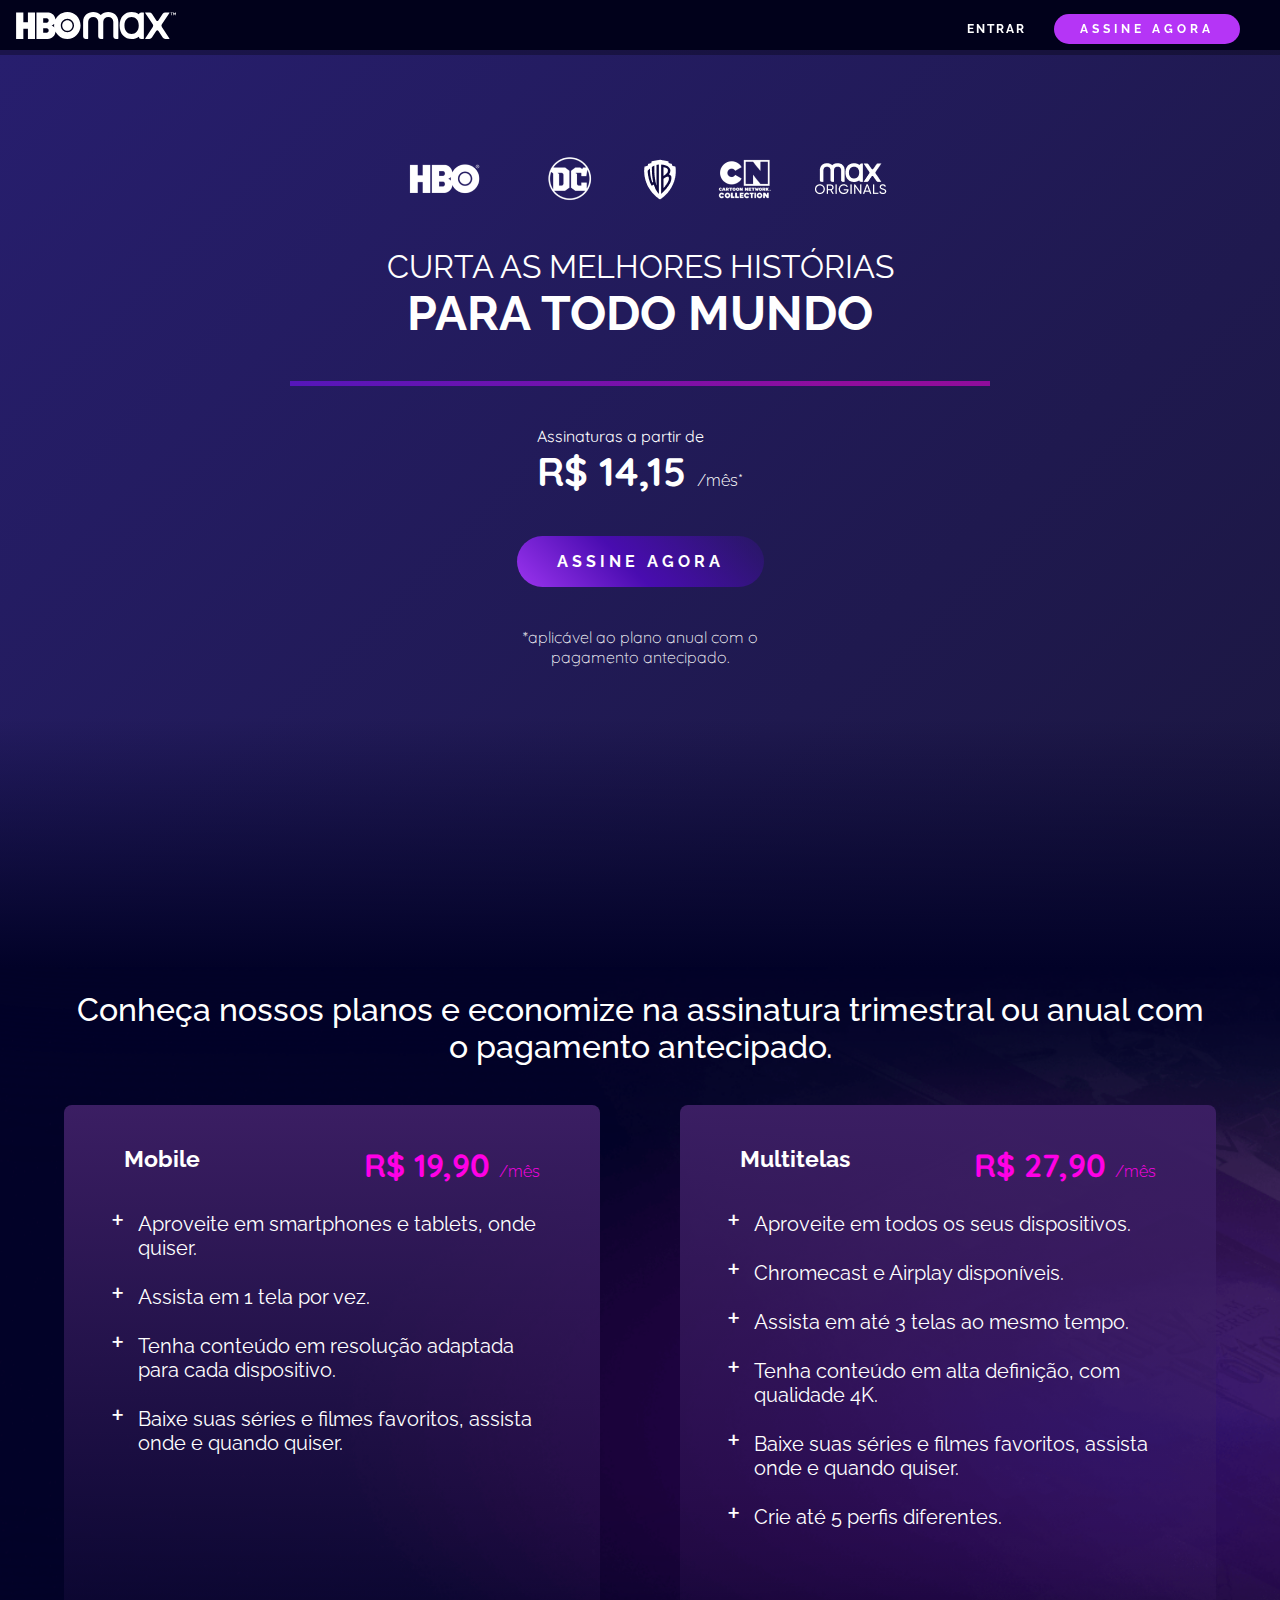
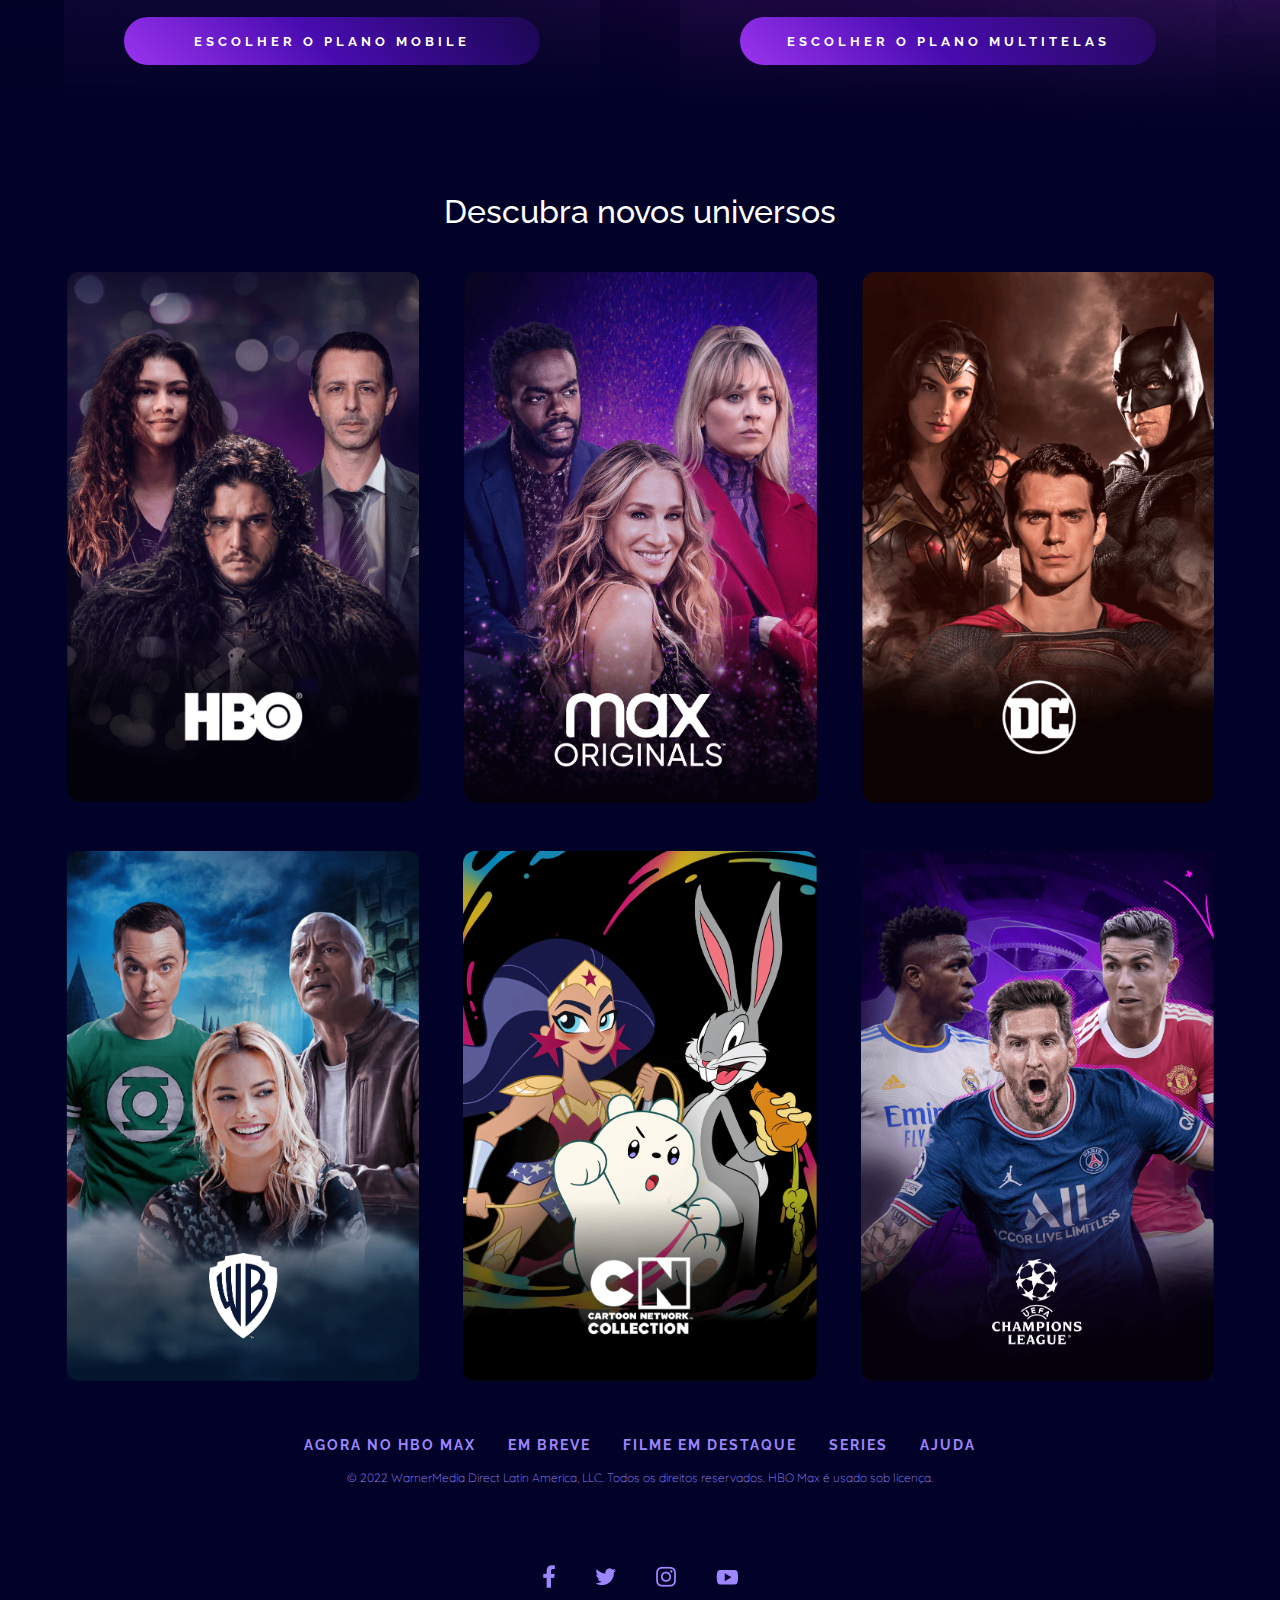
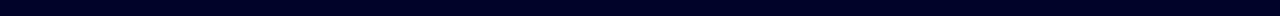
<file: index.html>
<!DOCTYPE html>
<html lang="en">
<head>
    <meta charset="UTF-8">
    <meta http-equiv="X-UA-Compatible" content="IE=edge">
    <meta name="viewport" content="width=device-width, initial-scale=1.0">
    <link rel="stylesheet" href="./assets/css/style.css">
    <title>HBO Max</title>
</head>
<body>
    <!--Navigation-->
    <nav class="menu">
        <a href="index.html" class="menu__logo">
            <img src="./assets/images/hbo-logo.svg" alt="Logotipo HBOMax com o nome da marca" class="menu__logo-image">
        </a>
        <div>
            <a href="signIn.html" class="menu__item">Entrar</a>
            <a href="#subscription" class="menu__item menu__item--button button">Assine Agora</a>
        </div>
    </nav>
    <!-- Header -->
    <header class="header">
        <div class="header__content">
            <div class="header__channels">
                <img src="./assets/images/hbo.png" alt="logo da HBO" class="header__channel">
                <img src="./assets/images/dc.png" alt="logo da DC" class="header__channel">
                <img src="./assets/images/wb.png" alt="logo da Warner Bross" class="header__channel">
                <img src="./assets/images/cartoon-network_neutral.png" alt="logo do Cartoon Network" class="header__channel">
                <img src="./assets/images/max_originals.png" alt="logo do Max Originals" class="header__channel">
            </div>
            <h1 class="header__title">
                <span class="header__title--light">Curta as melhores histórias</span>
                Para todo mundo
            </h1>
            <div class="divider"></div>
            <div class="ofter">
                <p>Assinaturas a partir de</p>
                <p class="offter__price">
                    R$ 14,15 <span class="offter__price--small">/mês*</span>
                </p>
            </div>
            <a href="#subscription" class="button button--gradient header__button">Assine agora</a>
            <p class="text--small">
                *aplicável ao plano anual com o pagamento antecipado.
            </p>
        </div>
    </header>
    <!--main content-->
    <main>
        <!--Subscription section-->
        <section id="subscription" class="subscription">
            <div class="container">
                <h2 class="title">
                    Conheça nossos planos e economize  na assinatura trimestral ou anual com o pagamento antecipado.
                </h2>
                <div class="subscription__plans">
                    <div class="subscription__card">
                        <div>
                            <div class="subscription__plan">
                                <h3>Mobile</h3>
                                <p class="subscription__price">
                                    R$ 19,90 
                                    <span class="text--small">/mês</span>
                                </p>
                            </div>
                            <ul class="subscription__goals">
                                <li class="subscription__description">
                                    Aproveite em smartphones e tablets, onde quiser.
                                </li>
                                <li class="subscription__description">
                                    Assista em 1 tela por vez.
                                </li>
                                <li class="subscription__description">
                                    Tenha conteúdo em resolução adaptada para cada dispositivo.
                                </li>
                                <li class="subscription__description">
                                    Baixe suas séries e filmes favoritos, assista onde e quando quiser.
                                </li>
                            </ul>
                        </div>
                        <button class="button button--gradient">
                            Escolher o Plano Mobile
                        </button>
                    </div>
                    <div class="subscription__card">
                        <div>
                            <div class="subscription__plan">
                                <h3>Multitelas</h3>
                                <p class="subscription__price">
                                    R$ 27,90 
                                    <span class="text--small">/mês</span>
                                </p>
                            </div>
                            <ul>
                                <li class="subscription__description">
                                  Aproveite em todos os seus dispositivos.
                                </li>
                                <li class="subscription__description">
                                  Chromecast e Airplay disponíveis.
                                </li>
                                <li class="subscription__description">
                                  Assista em até 3 telas ao mesmo tempo.
                                </li>
                                <li class="subscription__description">
                                  Tenha conteúdo em alta definição, com qualidade 4K.
                                </li>
                                <li class="subscription__description">
                                  Baixe suas séries e filmes favoritos, assista onde e quando
                                  quiser.
                                </li>
                                <li class="subscription__description">
                                  Crie até 5 perfis diferentes.
                                </li>
                              </ul>
                        </div>
                        <button class="button button--gradient">
                            Escolher o Plano Multitelas
                        </button>
                    </div>
                </div>
            </div>
        </section>
        <!-- Cards Content section-->
        <section id="contents" class="contents container">
            <h2 class =" title ">Descubra novos universos</h2>
            <div class="contents__container">
                <div class="contents__card">
                    <img src="./assets/images/hbo-default_0.webp" alt="Logo HBO" class="contents__image">
                </div>
                <div class="contents__card">
                    <img src="./assets/images/MAX-Default.webp" alt="Logo Max Originals" class="contents__image">
                </div>
                <div class="contents__card">
                    <img src="./assets/images/DC_Default.webp" alt="Logo DC" class="contents__image">
                </div>
                <div class="contents__card">
                    <img src="./assets/images/WB-Default.webp" alt="Logo Warner Bros" class="contents__image">
                </div>
                <div class="contents__card">
                    <img src="./assets/images/CN-Default.webp" alt="Logo Cartoon Network" class="contents__image">
                </div>
                <div class="contents__card">
                    <img src="./assets/images/UCL-Default.webp" alt="Logo UEFA Champions League" class="contents__image">
                </div>
            </div>
        </section>
    </main>
    <!--Footer-->
    <footer class="footer container">
        <div>
            <a href="https://www.hbomax.com/br/pt/sitemap" class="footer__link">Agora no HBO Max</a>
            <a href="https://www.hbomax.com/br/pt/coming-soon" class="footer__link">Em breve</a>
            <a href="https://www.hbomax.com/br/pt/feature" class="footer__link">Filme em destaque</a>
            <a href="https://www.hbomax.com/br/pt/series" class="footer__link">Series</a>
            <a href="https://help.hbomax.com/br" class="footer__link">Ajuda</a>
        </div>
        <p class="text--small footer__legal">
            © 2022 WarnerMedia Direct Latin America, LLC. Todos os direitos reservados. HBO Max é usado sob licença.
        </p>
        <div class="footer__social">
            <a href="https://www.facebook.com/HBOMaxBr/"
                class="footer__social-link">
                <img src="assets/images/fb_0.png" alt="Facebook"/>
            </a>
            <a href="https://twitter.com/HBOMaxBR" class="footer__social-link">
                <img src="assets/images/twitter_0.png" alt="Twitter"/>
            </a>
            <a href="https://www.instagram.com/hbomaxbr/"
            class="footer__social-link">
                <img src="assets/images/instagram_0.png" alt="Instagram"/>
            </a>
            <a href="https://www.youtube.com/c/hbomaxbr"
            class="footer__social-link">
                <img src="assets/images/youtube_0.png" alt="Youtube" />
            </a>
        </div>
    </footer>
</body>
</html>
</file>
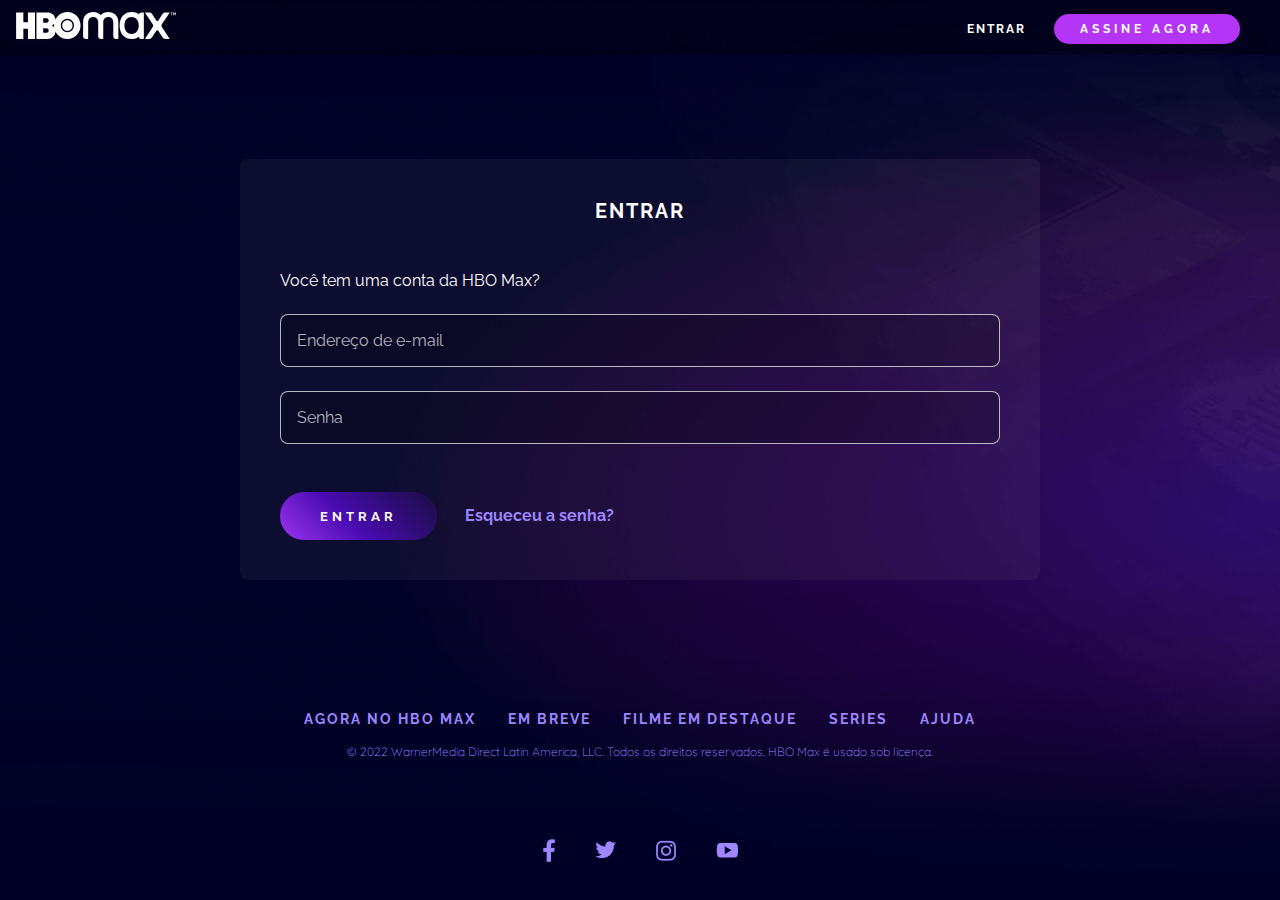
<file: signIn.html>
<!DOCTYPE html>
<html lang="en">
<head>
    <meta charset="UTF-8">
    <meta http-equiv="X-UA-Compatible" content="IE=edge">
    <meta name="viewport" content="width=device-width, initial-scale=1.0">
    <link rel="stylesheet" href="./assets/css/style.css">
    <link rel="stylesheet" href="./assets/css/signIn.css">
    <title>HBO Max - Entrar</title>
</head>
<body>
    <nav class="menu">
        <a href="index.html" class="menu__logo">
            <img src="./assets/images/hbo-logo.svg" alt="Logotipo HBOMax com o nome da marca" class="menu__logo-image">
        </a>
        <div>
            <a href="signIn.html" class="menu__item">Entrar</a>
            <a href="#subscription" class="menu__item menu__item--button button">Assine Agora</a>
        </div>
    </nav>

    <main class="content">
        <form class="login container">
            <h1 class="login__title">Entrar</h1>
            <label class="login__label">Você tem uma conta da HBO Max?</label>
            <input type="email" name="email" id="email" class="login__field" placeholder="Endereço de e-mail">
            <input type="password" name="password" id="password" class="login__field" placeholder="Senha" minlength="8">
            <div class="login__actions">
                <button type="submit" class="button button--gradient">Entrar</button>
                <a href="#" class="login__link">Esqueceu a senha?</a>
            </div>
        </form>
    </main>

    <footer class="footer container">
        <div>
            <a href="https://www.hbomax.com/br/pt/sitemap" class="footer__link">Agora no HBO Max</a>
            <a href="https://www.hbomax.com/br/pt/coming-soon" class="footer__link">Em breve</a>
            <a href="https://www.hbomax.com/br/pt/feature" class="footer__link">Filme em destaque</a>
            <a href="https://www.hbomax.com/br/pt/series" class="footer__link">Series</a>
            <a href="https://help.hbomax.com/br" class="footer__link">Ajuda</a>
        </div>
        <p class="text--small footer__legal">
            © 2022 WarnerMedia Direct Latin America, LLC. Todos os direitos reservados. HBO Max é usado sob licença.
        </p>
        <div class="footer__social">
            <a href="https://www.facebook.com/HBOMaxBr/"
                class="footer__social-link">
                <img src="assets/images/fb_0.png" alt="Facebook"/>
            </a>
            <a href="https://twitter.com/HBOMaxBR" class="footer__social-link">
                <img src="assets/images/twitter_0.png" alt="Twitter"/>
            </a>
            <a href="https://www.instagram.com/hbomaxbr/"
            class="footer__social-link">
                <img src="assets/images/instagram_0.png" alt="Instagram"/>
            </a>
            <a href="https://www.youtube.com/c/hbomaxbr"
            class="footer__social-link">
                <img src="assets/images/youtube_0.png" alt="Youtube" />
            </a>
        </div>
    </footer>
</body>
</html>
</file>
<file: assets/css/style.css>
@import url(./vars.css);
@import url(./global.css);
@import url(./nav.css);
@import url(./footer.css);
@import url(./header.css);
@import url(./subscription.css);
@import url(./contents.css);

* {
    box-sizing: border-box;
    margin: 0;
    padding: 0;

    font-family: "Raleway", sans-serif;
}

body {
    background-color: var(--primary-color);
    color: var(--text-color);
}

section {
    scroll-margin-top: 5rem;
}

p {
    font-family: "Quicksand", sans-serif;
}

.container {
    max-width: 1200px;
    margin: auto;
    padding: 1.5rem;
    text-align: center;
}


.title {
    font-size: 2rem;
    font-weight: 500;
}

.button {
    padding: 1rem 2.5rem;

    font-weight: 700;
    letter-spacing: 4px;
    text-transform: uppercase;
    text-decoration: none;
    color: var(--text-color);

    background-color: var(--tertiary-color);
    border: none;
    border-radius: 31.25rem;

    cursor: pointer;
}

.button--gradient {
    background: var(--btn-bg-color-gradient);
    outline: 3px solid transparent;
    transition: background 1s, outline 1s, transform 1s;
    background-size: 250%;
}

.button--gradient:hover {
    background-color: transparent;
    background-position: 100%;
    outline: 2px solid var(--secondary-color);
    transform: scale(1.05);
}

.text--small {
    font-size: 1rem;
    font-weight: 300;
}

/* Custom Scroll */

::-webkit-scrollbar {
width: 8px;
}

::-webkit-scrollbar-thumb {
background: var(--tertiary-color);
border-radius: 10px;
}

::-webkit-scrollbar-thumb:hover {
background: var(--secondary-color);
}
</file>
<file: assets/css/signIn.css>
@import url(./global.css);

body {
    background-image: url(../images/background-movies-series.png);
    background-size: cover;
    height: 100vh;
}
.menu {
    position: relative;
}

.content {
    width: 100%;
    height: 70%;
    padding: 1.5rem;

    display: flex;
    justify-content: center;
    align-items: center;

    font-family: "Quicksand", cursive;
}

.login {
    width: 100%;
    max-width: 800px;
    
    display: flex;
    flex-direction: column;
    gap: 1.5rem;
    padding: 2.5rem;

    background-color: var(--form-bg-color);
    border-radius: .5rem;
}

.login__title {
    font-size: 1.25rem;
    text-transform: uppercase;
    letter-spacing: 2px;

    margin-bottom: 1.5rem;
}

.login__label {
    text-align: left;
}

.login__field {  
    padding: 1rem;
    font-size: 1rem;
    color: var(--text-color);

    background: var(--form-field-bg-color);
    border: var(--form-field-border);
    border-radius: .5rem;
}

.login__field::placeholder {
    color: var(--form-field-placeholder);
}

/* Validações */
.login__field:invalid {
    border-color: var(--form-field-error);
} 

.login__actions {
    margin-top: 1.5rem;
    text-align: left;
}

.login__link {
    font-weight: bold;
    text-decoration: none;
    color: var(--link-color);

    margin-left: 1.5rem;
}

@media screen and (max-width: 480px) {
    body {
        height: auto;
    }

    .login__actions .button {
        display: block;
        margin-bottom: 24px;
    }

    .login__link {
        margin: 0;
    }
}
</file>
